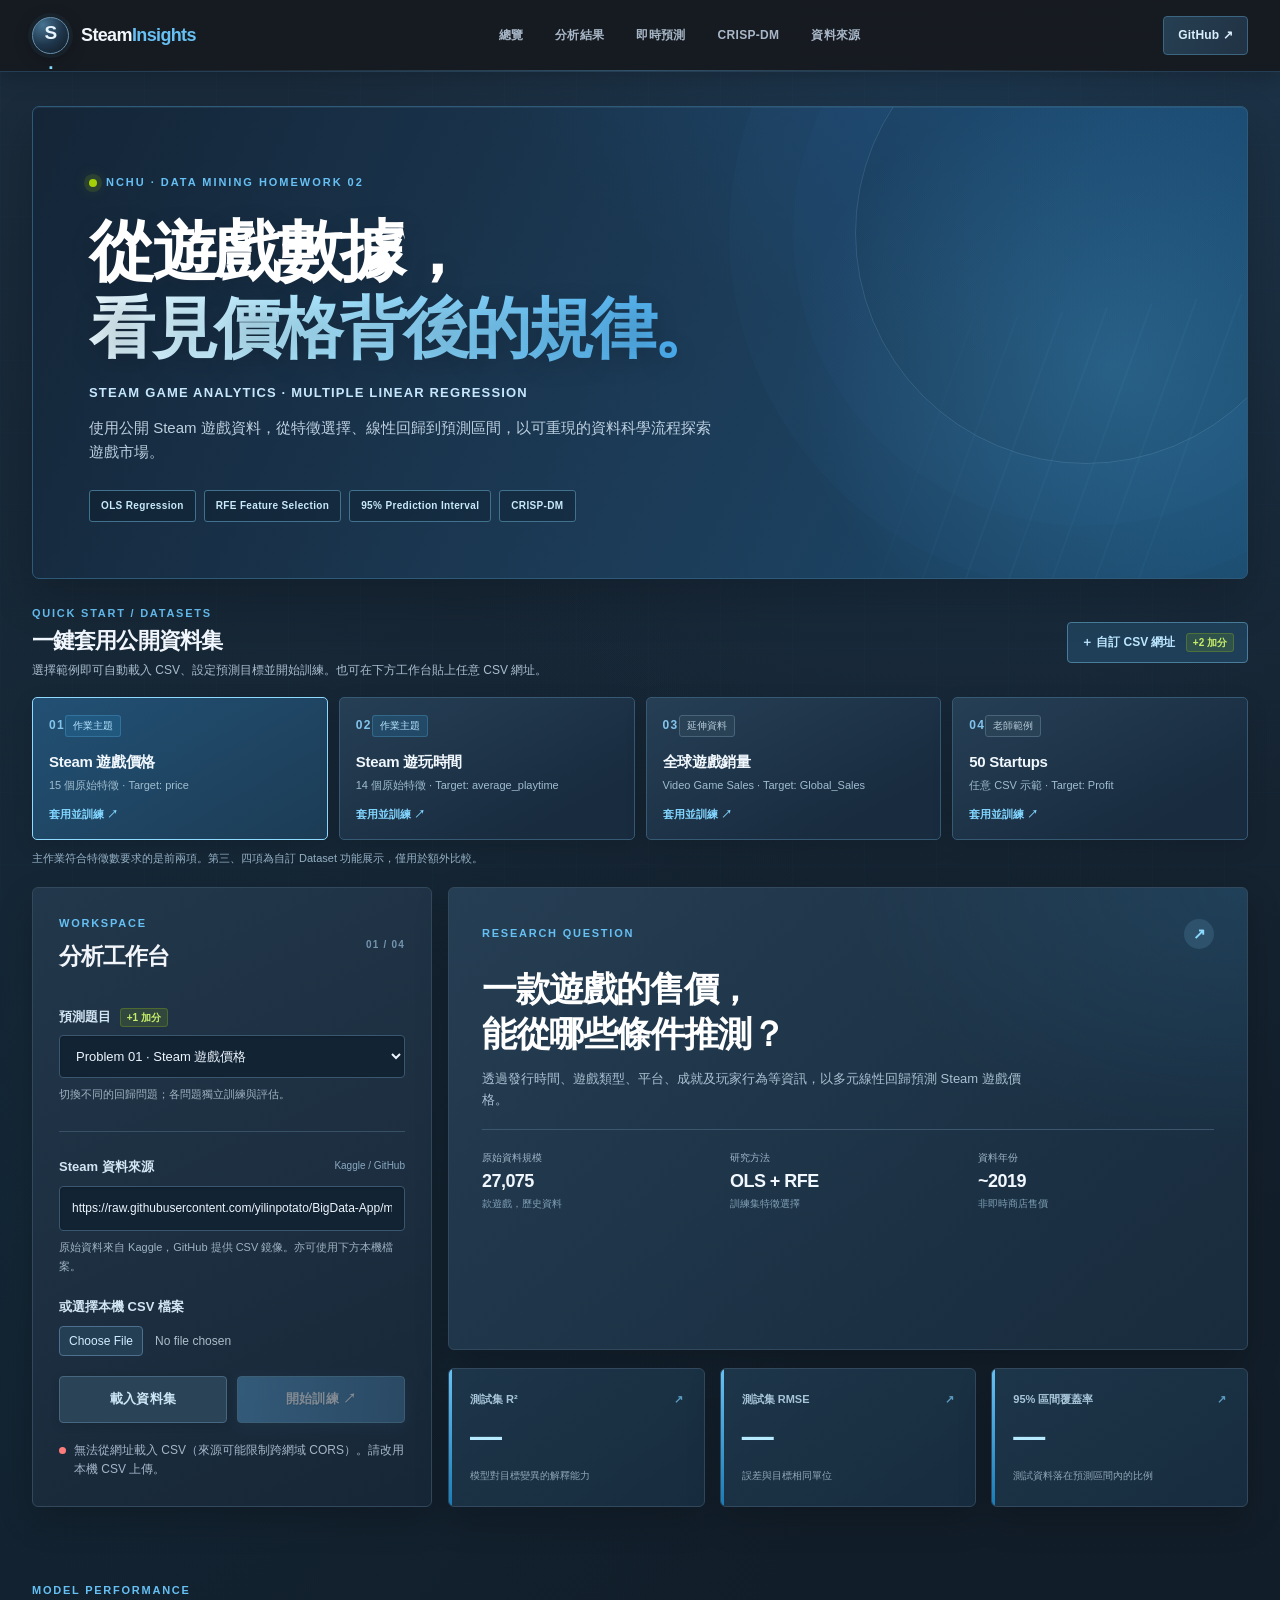
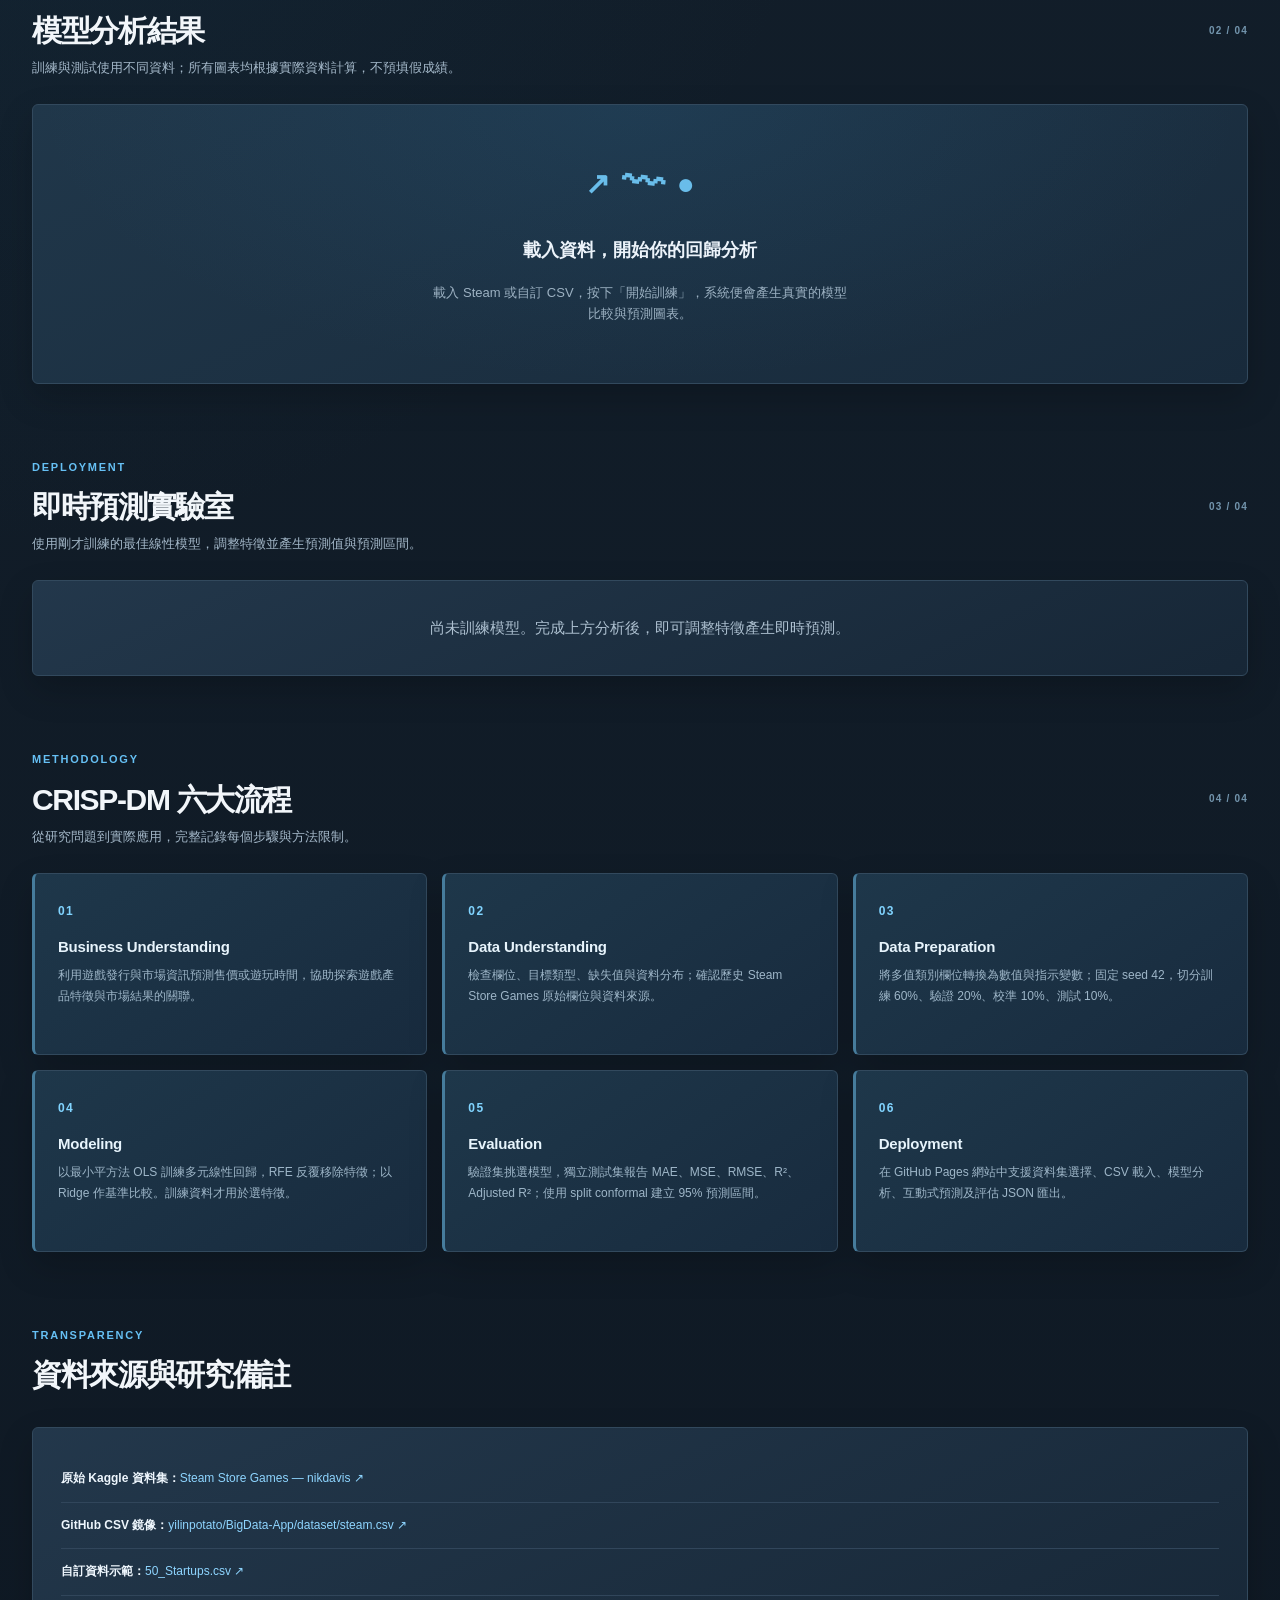
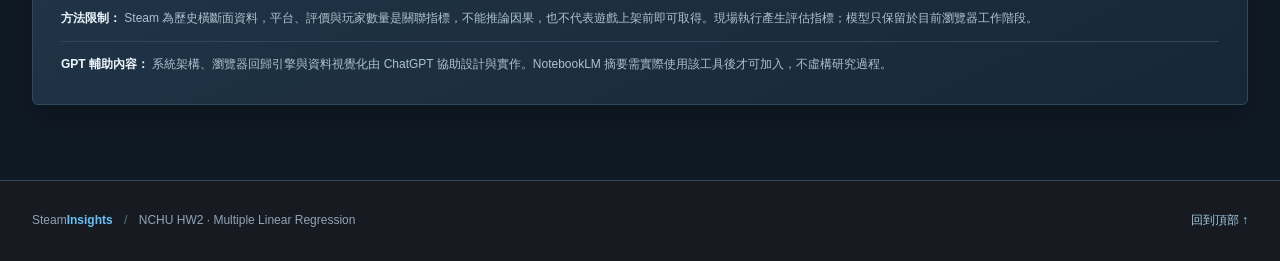
<file: hw2/index.html>
<!doctype html>
<html lang="zh-Hant">
<head>
  <meta charset="utf-8">
  <meta name="viewport" content="width=device-width, initial-scale=1">
  <meta name="theme-color" content="#171a21">
  <meta name="description" content="NCHU 資料探勘 HW2｜Steam 遊戲價格與遊玩時間多元線性回歸，RFE 特徵選擇、評估、95% 預測區間及自訂 CSV">
  <title>Steam Insights | Multiple Linear Regression · NCHU HW2</title>
  <link rel="stylesheet" href="style.css">
  <link rel="stylesheet" href="steam-theme.css?v=20261103-1">
  <script src="core.js?v=20261103-1" defer></script>
  <script src="app.js?v=20261103-1" defer></script>
</head>
<body>
  <header class="topbar">
    <div class="shell topbar-inner">
      <a href="#overview" class="brand" aria-label="Steam Insights 首頁"><span class="brand-mark">S<span class="brand-dot">.</span></span><span>Steam<span class="brand-strong">Insights</span></span></a>
      <nav class="desktop-nav" aria-label="頁面導覽">
        <a href="#overview">總覽</a><a href="#results">分析結果</a><a href="#predict">即時預測</a><a href="#crisp">CRISP-DM</a><a href="#references">資料來源</a>
      </nav>
      <a class="github-link" target="_blank" rel="noreferrer" href="https://github.com/qpple654321/AIoT-DIC2-MultipleLR/tree/main/hw2">GitHub <span aria-hidden="true">↗</span></a>
    </div>
  </header>
  <main class="shell" id="overview">
    <section class="hero">
      <div class="eyebrow"><span class="pulse"></span> NCHU · DATA MINING HOMEWORK 02</div>
      <h1>從遊戲數據，<br><span class="gradient-text">看見價格背後的規律。</span></h1>
      <p class="hero-sub">Steam Game Analytics · Multiple Linear Regression</p>
      <p class="hero-desc">使用公開 Steam 遊戲資料，從特徵選擇、線性回歸到預測區間，以可重現的資料科學流程探索遊戲市場。</p>
      <div class="hero-tags"><span>OLS Regression</span><span>RFE Feature Selection</span><span>95% Prediction Interval</span><span>CRISP-DM</span></div>
    </section>

    <section class="preset-launch" aria-label="常用資料集快速套用">
      <div class="preset-launch-head">
        <div><div class="section-kicker">QUICK START / DATASETS</div><h2>一鍵套用公開資料集</h2><p>選擇範例即可自動載入 CSV、設定預測目標並開始訓練。也可在下方工作台貼上任意 CSV 網址。</p></div>
        <button type="button" class="preset-custom-link" id="open-custom-data">＋ 自訂 CSV 網址 <span class="point-label">+2 加分</span></button>
      </div>
      <div class="preset-grid" role="group" aria-label="快速資料集選擇">
        <button type="button" class="preset-card" data-preset="steam-price" aria-pressed="false">
          <span class="preset-top"><span class="preset-no">01</span><span class="preset-chip">作業主題</span></span>
          <strong>Steam 遊戲價格</strong><small>15 個原始特徵 · Target: price</small><span class="preset-cta">套用並訓練 ↗</span>
        </button>
        <button type="button" class="preset-card" data-preset="steam-playtime" aria-pressed="false">
          <span class="preset-top"><span class="preset-no">02</span><span class="preset-chip">作業主題</span></span>
          <strong>Steam 遊玩時間</strong><small>14 個原始特徵 · Target: average_playtime</small><span class="preset-cta">套用並訓練 ↗</span>
        </button>
        <button type="button" class="preset-card" data-preset="game-sales" aria-pressed="false">
          <span class="preset-top"><span class="preset-no">03</span><span class="preset-chip preset-chip-muted">延伸資料</span></span>
          <strong>全球遊戲銷量</strong><small>Video Game Sales · Target: Global_Sales</small><span class="preset-cta">套用並訓練 ↗</span>
        </button>
        <button type="button" class="preset-card" data-preset="startups" aria-pressed="false">
          <span class="preset-top"><span class="preset-no">04</span><span class="preset-chip preset-chip-muted">老師範例</span></span>
          <strong>50 Startups</strong><small>任意 CSV 示範 · Target: Profit</small><span class="preset-cta">套用並訓練 ↗</span>
        </button>
      </div>
      <p class="preset-footnote">主作業符合特徵數要求的是前兩項。第三、四項為自訂 Dataset 功能展示，僅用於額外比較。</p>
    </section>

    <section class="workbench" aria-label="資料分析工作台">
      <aside class="panel controls-panel">
        <div class="panel-heading"><div><div class="section-kicker">WORKSPACE</div><h2>分析工作台</h2></div><span class="index-tag">01 / 04</span></div>
        <label for="problem-select" class="field-title">預測題目 <span class="point-label">+1 加分</span></label>
        <select id="problem-select" class="field">
          <option value="price">Problem 01 · Steam 遊戲價格</option>
          <option value="playtime">Problem 02 · Steam 平均遊玩時間</option>
          <option value="custom">自訂資料集 · CSV URL / 上傳</option>
        </select>
        <p class="help">切換不同的回歸問題；各問題獨立訓練與評估。</p>
        <div class="separator"></div>
        <div id="steam-settings">
          <div class="label-row"><label for="steam-url" class="field-title">Steam 資料來源</label><span class="mini-tag">Kaggle / GitHub</span></div>
          <input id="steam-url" class="field" type="url" spellcheck="false" value="https://raw.githubusercontent.com/yilinpotato/BigData-App/main/dataset/steam.csv" aria-describedby="steam-help">
          <p id="steam-help" class="help">原始資料來自 Kaggle，GitHub 提供 CSV 鏡像。亦可使用下方本機檔案。</p>
        </div>
        <div id="custom-settings" hidden>
          <label for="custom-url" class="field-title">自訂 CSV 連結 <span class="point-label">+2 加分</span></label>
          <input id="custom-url" class="field" type="url" value="https://raw.githubusercontent.com/Avik-Jain/100-Days-Of-ML-Code/master/datasets/50_Startups.csv" placeholder="https://raw.githubusercontent.com/.../data.csv" spellcheck="false">
          <p class="help">可自由貼上任何可公開存取的 CSV 網址，或上傳本機 CSV；遠端來源需允許跨網域存取（CORS）。</p>
          <label for="target-select" class="field-title">預測目標（Target）</label>
          <select id="target-select" class="field" disabled><option value="">請先載入 CSV</option></select>
          <p id="custom-warning" class="help warning-text" hidden></p>
        </div>
        <label class="field-title" for="upload-file">或選擇本機 CSV 檔案</label>
        <input class="file-input" id="upload-file" type="file" accept=".csv,text/csv" aria-label="上傳 CSV 檔案">
        <div class="actions"><button id="load-btn" class="button button-secondary" type="button">載入資料集</button><button id="train-btn" class="button button-primary" type="button" disabled>開始訓練 <span aria-hidden="true">↗</span></button></div>
        <div class="status" role="status" aria-live="polite"><span id="status-dot" class="status-dot"></span><span id="status-text">尚未載入資料集</span></div>
        <div class="data-info" id="data-info" hidden><div><span>資料列數</span><b id="data-rows">—</b></div><div><span>原始輸入特徵</span><b id="data-features">—</b></div><div><span>預測目標</span><b id="data-target">—</b></div><div><span>目標平均值</span><b id="data-mean">—</b></div><div><span>有缺失的欄位</span><b id="data-missing">—</b></div></div>
      </aside>

      <div class="analysis-intro">
        <div class="intro-card panel">
          <div class="intro-head"><div class="section-kicker">RESEARCH QUESTION</div><span class="circle-icon" aria-hidden="true">↗</span></div>
          <h2 id="problem-title">一款遊戲的售價，<br>能從哪些條件推測？</h2>
          <p id="problem-desc">透過發行時間、遊戲類型、平台、成就及玩家行為等資訊，以多元線性回歸預測 Steam 遊戲價格。</p>
          <div class="info-grid"><div><span>原始資料規模</span><strong>27,075</strong><small>款遊戲，歷史資料</small></div><div><span>研究方法</span><strong>OLS + RFE</strong><small>訓練集特徵選擇</small></div><div><span>資料年份</span><strong>~2019</strong><small>非即時商店售價</small></div></div>
        </div>
        <div class="metric-grid" id="metrics" aria-label="模型核心指標">
          <div class="panel metric"><div class="metric-label">測試集 R² <span>↗</span></div><strong id="metric-r2">—</strong><p>模型對目標變異的解釋能力</p></div>
          <div class="panel metric"><div class="metric-label">測試集 RMSE <span>↗</span></div><strong id="metric-rmse">—</strong><p id="rmse-unit">誤差與目標相同單位</p></div>
          <div class="panel metric"><div class="metric-label">95% 區間覆蓋率 <span>↗</span></div><strong id="metric-coverage">—</strong><p>測試資料落在預測區間內的比例</p></div>
        </div>
      </div>
    </section>

    <section class="section" id="results">
      <div class="section-header"><div><div class="section-kicker">MODEL PERFORMANCE</div><h2>模型分析結果</h2><p>訓練與測試使用不同資料；所有圖表均根據實際資料計算，不預填假成績。</p></div><span class="index-tag">02 / 04</span></div>
      <div id="empty-results" class="panel empty"><div class="empty-art"><span>↗</span><span>〰</span><span>●</span></div><h3>載入資料，開始你的回歸分析</h3><p>載入 Steam 或自訂 CSV，按下「開始訓練」，系統便會產生真實的模型比較與預測圖表。</p></div>
      <div id="results-content" hidden>
        <div id="result-alert" class="alert" hidden></div>
        <div class="chart-grid">
          <article class="panel chart-panel"><div class="chart-heading"><div><span class="chart-kicker">EVALUATION / 01</span><h3>實際值 vs. 預測值</h3></div><span class="chart-note">Test set</span></div><div id="scatter-chart" class="chart" role="img" aria-label="實際值與預測值散佈圖"></div><p class="chart-caption">越靠近虛線，代表預測越準確；顯示固定隨機種子抽樣。</p></article>
          <article class="panel chart-panel"><div class="chart-heading"><div><span class="chart-kicker">FEATURE SELECTION / 02</span><h3>驗證集 RMSE 與模型比較</h3></div><span class="chart-note">Validation RMSE</span></div><div id="selection-chart" class="chart" role="img" aria-label="不同特徵數量之驗證 R 平方圖"></div><p class="chart-caption">RMSE 越低越好。舊版 OLS 作為對照；Huber／Two-Stage 為驗證集延伸實驗，不參與正式 OLS 選模。</p></article>
          <article class="panel chart-panel"><div class="chart-heading"><div><span class="chart-kicker">UNCERTAINTY / 03</span><h3>95% 預測區間</h3></div><span class="chart-note">Split conformal</span></div><div id="interval-chart" class="chart" role="img" aria-label="95% 預測區間圖"></div><p class="chart-caption">使用獨立校準集估計區間半寬；實測覆蓋率不必恰為 95%。</p></article>
          <article class="panel chart-panel"><div class="chart-heading"><div><span class="chart-kicker">DIAGNOSTICS / 04</span><h3>殘差分布</h3></div><span class="chart-note">Residuals</span></div><div id="residual-chart" class="chart" role="img" aria-label="預測值和殘差散佈圖"></div><p class="chart-caption">觀察預測偏差、非線性與異質變異，不宣稱通過所有模型假設。</p></article>
        </div>
        <div class="panel table-panel"><div class="chart-heading"><div><span class="chart-kicker">EXPERIMENTS</span><h3>回歸模型與特徵選擇比較（Validation）</h3></div><button class="button button-outline button-small" id="export-btn">下載分析結果 JSON ↓</button></div><div class="table-wrap"><table><thead><tr><th>模型</th><th>特徵數</th><th>MAE</th><th>MSE</th><th>RMSE</th><th>R²</th><th>Adj. R²</th></tr></thead><tbody id="compare-body"></tbody></table></div><p class="chart-caption" id="model-explain"></p></div>
        <div class="panel table-panel research-diagnostics"><div class="chart-heading"><div><span class="chart-kicker">DATA QUALITY / ERROR ANALYSIS</span><h3>資料品質與模型改善診斷</h3></div><span class="chart-note">Train distribution / Test error bands</span></div><div id="diagnostics-content" aria-live="polite"></div><p class="chart-caption">模型改善優先比較 Validation；測試集僅用於最終評估。Huber 與 Two-Stage 是延伸實驗，並非目前正式 OLS 部署模型。</p></div>
        <div class="panel feature-panel"><div class="chart-heading"><div><span class="chart-kicker">INTERPRETABILITY</span><h3>主要特徵與係數</h3></div><span class="chart-note">標準化係數的絕對值</span></div><div id="feature-bars"></div><p class="chart-caption">顯示模型中的關聯程度，不等於因果效應。衍生特徵與原始欄位數請分開解讀。</p></div>
      </div>
    </section>

    <section class="section" id="predict">
      <div class="section-header"><div><div class="section-kicker">DEPLOYMENT</div><h2>即時預測實驗室</h2><p>使用剛才訓練的最佳線性模型，調整特徵並產生預測值與預測區間。</p></div><span class="index-tag">03 / 04</span></div>
      <div class="panel predict-card" id="predict-empty"><div class="empty-inline">尚未訓練模型。完成上方分析後，即可調整特徵產生即時預測。</div></div>
      <div class="predict-grid" id="predict-content" hidden><div class="panel"><div class="chart-heading"><div><span class="chart-kicker">YOUR SCENARIO</span><h3>特徵設定</h3></div><button id="reset-features" class="text-button">重設</button></div><p class="help">預設採用訓練集各欄位的中位數。請依需要修改後預測。</p><div id="predict-fields" class="predict-fields"></div><button id="predict-btn" class="button button-primary full-btn">計算預測結果 →</button></div><div class="panel prediction-output"><span class="chart-kicker">MODEL OUTPUT</span><p>模型預測值</p><strong id="predict-value">—</strong><span class="prediction-unit" id="predict-unit"></span><div class="interval-display"><span>95% 預測區間</span><b id="predict-range">—</b></div><p class="chart-caption" id="predict-note">本工具僅用於示範歷史資料上的統計預測，非即時售價建議。</p></div></div>
    </section>

    <section class="section" id="crisp"><div class="section-header"><div><div class="section-kicker">METHODOLOGY</div><h2>CRISP-DM 六大流程</h2><p>從研究問題到實際應用，完整記錄每個步驟與方法限制。</p></div><span class="index-tag">04 / 04</span></div><div class="crisp-grid">
      <article class="panel crisp-item"><span class="step-num">01</span><h3>Business Understanding</h3><p>利用遊戲發行與市場資訊預測售價或遊玩時間，協助探索遊戲產品特徵與市場結果的關聯。</p></article>
      <article class="panel crisp-item"><span class="step-num">02</span><h3>Data Understanding</h3><p>檢查欄位、目標類型、缺失值與資料分布；確認歷史 Steam Store Games 原始欄位與資料來源。</p></article>
      <article class="panel crisp-item"><span class="step-num">03</span><h3>Data Preparation</h3><p>將多值類別欄位轉換為數值與指示變數；固定 seed 42，切分訓練 60%、驗證 20%、校準 10%、測試 10%。</p></article>
      <article class="panel crisp-item"><span class="step-num">04</span><h3>Modeling</h3><p>以最小平方法 OLS 訓練多元線性回歸，RFE 反覆移除特徵；以 Ridge 作基準比較。訓練資料才用於選特徵。</p></article>
      <article class="panel crisp-item"><span class="step-num">05</span><h3>Evaluation</h3><p>驗證集挑選模型，獨立測試集報告 MAE、MSE、RMSE、R²、Adjusted R²；使用 split conformal 建立 95% 預測區間。</p></article>
      <article class="panel crisp-item"><span class="step-num">06</span><h3>Deployment</h3><p>在 GitHub Pages 網站中支援資料集選擇、CSV 載入、模型分析、互動式預測及評估 JSON 匯出。</p></article>
    </div></section>
    <section class="references section" id="references"><div class="section-header"><div><div class="section-kicker">TRANSPARENCY</div><h2>資料來源與研究備註</h2></div></div><div class="panel references-panel"><p><b>原始 Kaggle 資料集：</b><a target="_blank" rel="noreferrer" href="https://www.kaggle.com/datasets/nikdavis/steam-store-games">Steam Store Games — nikdavis ↗</a></p><p><b>GitHub CSV 鏡像：</b><a target="_blank" rel="noreferrer" href="https://github.com/yilinpotato/BigData-App/blob/main/dataset/steam.csv">yilinpotato/BigData-App/dataset/steam.csv ↗</a></p><p><b>自訂資料示範：</b><a target="_blank" rel="noreferrer" href="https://github.com/Avik-Jain/100-Days-Of-ML-Code/blob/master/datasets/50_Startups.csv">50_Startups.csv ↗</a></p><p><b>方法限制：</b> Steam 為歷史橫斷面資料，平台、評價與玩家數量是關聯指標，不能推論因果，也不代表遊戲上架前即可取得。現場執行產生評估指標；模型只保留於目前瀏覽器工作階段。</p><p><b>GPT 輔助內容：</b> 系統架構、瀏覽器回歸引擎與資料視覺化由 ChatGPT 協助設計與實作。NotebookLM 摘要需實際使用該工具後才可加入，不虛構研究過程。</p></div></section>
  </main>
  <footer class="footer"><div class="shell footer-inner"><div>Steam<span class="brand-strong">Insights</span> <span class="footer-divider">/</span> NCHU HW2 · Multiple Linear Regression</div><a href="#overview">回到頂部 ↑</a></div></footer>
</body>
</html>
</file>
<file: hw2/style.css>
:root{--page:#f6f8fc;--paper:#fff;--ink:#172438;--muted:#64748b;--line:#e4eaf2;--accent:#246a85;--accent2:#0e9a88;--soft:#eaf3f7;--shadow:0 7px 28px rgba(32,56,83,.035);font-family:Inter,-apple-system,BlinkMacSystemFont,"Segoe UI","Noto Sans TC",Arial,sans-serif;color:var(--ink)}*{box-sizing:border-box}html{scroll-behavior:smooth}body{margin:0;background:var(--page);font-size:15px;line-height:1.6}button,input,select{font:inherit}button{cursor:pointer}a{color:var(--accent);text-decoration:none}a:hover{text-decoration:underline}button:focus-visible,a:focus-visible,input:focus-visible,select:focus-visible{outline:3px solid #5da5b7;outline-offset:2px}[hidden]{display:none!important}.shell{width:min(1240px,calc(100% - 64px));margin:0 auto}.topbar{height:72px;background:rgba(255,255,255,.9);border-bottom:1px solid var(--line);position:sticky;top:0;z-index:20;backdrop-filter:blur(14px)}.topbar-inner{height:100%;display:flex;align-items:center;justify-content:space-between}.brand{display:flex;gap:11px;align-items:center;color:var(--ink);font-weight:550;font-size:18px;letter-spacing:-.03em}.brand:hover{text-decoration:none}.brand-mark{display:grid;place-items:center;color:#fff;font-weight:800;font-size:18px;background:var(--ink);width:34px;height:34px;border-radius:10px}.brand-dot{color:#7ce4cb}.brand-strong{font-weight:800}.desktop-nav{display:flex;gap:30px}.desktop-nav a{font-size:13px;font-weight:550;color:#5d6b7b}.desktop-nav a:hover{color:var(--accent)}.github-link{border:1px solid var(--line);padding:8px 14px;border-radius:10px;font-size:13px;font-weight:600;background:white;color:var(--ink)}.hero{padding:75px 0 56px}.eyebrow,.section-kicker{font-size:11px;letter-spacing:.14em;font-weight:800;color:var(--accent);text-transform:uppercase}.eyebrow{display:flex;align-items:center;gap:9px}.pulse{display:inline-block;border-radius:50%;width:7px;height:7px;background:#169b85;box-shadow:0 0 0 5px #d9f3ed}.hero h1{font-size:clamp(38px,5vw,66px);font-weight:800;letter-spacing:-.055em;line-height:1.13;margin:17px 0}.gradient-text{background:linear-gradient(90deg,#236585 0%,#0a9689 74%);-webkit-background-clip:text;background-clip:text;color:transparent}.hero-sub{font-size:16px;color:#334d63;font-weight:650;letter-spacing:.015em;margin:0 0 12px}.hero-desc{color:var(--muted);font-size:15px;max-width:650px;margin:0}.hero-tags{display:flex;gap:8px;flex-wrap:wrap;margin-top:24px}.hero-tags span{font-size:11px;font-weight:650;color:#486277;border:1px solid #dbe5ee;border-radius:30px;padding:5px 11px;background:#fff}.panel{background:var(--paper);border:1px solid var(--line);border-radius:18px;box-shadow:var(--shadow)}.workbench{display:grid;grid-template-columns:minmax(320px,400px) minmax(0,1fr);gap:19px;align-items:stretch}.controls-panel{padding:28px;display:flex;flex-direction:column;gap:0}.panel-heading{display:flex;justify-content:space-between;align-items:center;margin-bottom:22px}.panel-heading h2{font-size:23px;letter-spacing:-.04em;margin:5px 0 0}.index-tag{color:#9ca9b8;letter-spacing:.12em;font-size:11px;font-weight:750;white-space:nowrap}.field-title{display:block;color:#304359;font-size:13px;font-weight:750;margin:10px 0 8px}.point-label{background:#dff4ed;color:#087d6f;border-radius:5px;font-size:10px;padding:3px 6px;margin-left:5px;font-weight:800}.field{width:100%;border:1px solid #dce5ee;background:#fafdff;padding:12px 12px;border-radius:10px;color:#25344a;font-size:13px;min-width:0;outline:none}.field:focus{border-color:#4a9bb0;box-shadow:0 0 0 3px #e4f4f5}.field[type=url]{font-size:12px}.help{font-size:11px;color:#7a8999;line-height:1.7;margin:7px 0 12px}.warning-text{color:#a1641f}.separator{border-top:1px solid var(--line);margin:15px 0}.label-row{display:flex;align-items:center;justify-content:space-between}.mini-tag{font-size:10px;color:#6e8798}.file-input{font-size:12px;max-width:100%;color:#6a7a8a}.file-input::file-selector-button{border:1px solid #d6e2ea;background:#f2f6fa;border-radius:7px;padding:7px 9px;margin-right:12px;cursor:pointer}.actions{display:flex;gap:9px;margin-top:20px}.button{padding:12px 15px;border-radius:10px;border:1px solid transparent;font-weight:750;font-size:13px;transition:background .15s,transform .15s}.button:hover:not(:disabled){transform:translateY(-1px);text-decoration:none}.button:disabled{opacity:.45;cursor:not-allowed}.button-secondary{background:#f0f5f9;border-color:#dce6ed;color:#28475a}.button-primary{background:var(--accent);color:#fff}.button-primary:hover:not(:disabled){background:#17546c}.button-outline{background:white;border-color:#dce5ee;color:#3b5566}.button-small{padding:8px 10px;font-size:11px}.actions .button{flex:1}.status{display:flex;align-items:flex-start;gap:8px;margin-top:18px;font-size:12px;color:#78879a;min-height:22px}.status-dot{display:block;flex:0 0 auto;width:7px;height:7px;background:#a3afbd;border-radius:50%;margin-top:6px}.status.ok .status-dot{background:#16a085}.status.error .status-dot{background:#d75b5b}.status.busy .status-dot{background:#e5a83a;animation:blink 1s infinite}@keyframes blink{50%{opacity:.2}}.data-info{margin-top:15px;border-top:1px solid var(--line);padding-top:13px}.data-info>div{display:flex;justify-content:space-between;margin:7px 0;font-size:12px}.data-info span{color:var(--muted)}.data-info b{font-size:12px}.analysis-intro{display:flex;flex-direction:column;gap:18px;min-width:0}.intro-card{padding:31px 32px;flex:1;min-height:250px;background:radial-gradient(circle at 100% 0,rgba(223,245,240,.6),transparent 45%),#fff}.intro-head{display:flex;align-items:center;justify-content:space-between}.circle-icon{border-radius:50%;background:var(--soft);color:var(--accent);width:30px;height:30px;text-align:center;line-height:30px;font-weight:bold}.intro-card h2{font-size:clamp(24px,2.8vw,35px);line-height:1.27;letter-spacing:-.04em;margin:18px 0 12px}.intro-card>p{color:var(--muted);max-width:540px;font-size:13px;min-height:38px}.info-grid{border-top:1px solid var(--line);padding-top:20px;display:grid;grid-template-columns:repeat(3,1fr);gap:12px;margin-top:18px}.info-grid div{display:flex;flex-direction:column;gap:1px}.info-grid span{font-size:10px;color:var(--muted)}.info-grid strong{font-size:18px;letter-spacing:-.03em}.info-grid small{font-size:10px;color:#8c99a7}.metric-grid{display:grid;grid-template-columns:repeat(3,minmax(0,1fr));gap:16px}.metric{padding:22px 21px}.metric-label{display:flex;justify-content:space-between;font-size:11px;font-weight:700;color:#6a8194;min-height:20px}.metric-label span{color:#92afbb}.metric strong{font-size:clamp(23px,2.5vw,32px);line-height:1.6;letter-spacing:-.04em;display:block;color:#1d617b}.metric p{font-size:10px;color:#93a0af;margin:6px 0 0}.section{margin-top:82px;scroll-margin-top:110px}.section-header{display:flex;justify-content:space-between;align-items:center;margin-bottom:25px}.section-header h2{font-size:30px;letter-spacing:-.045em;margin:7px 0 3px}.section-header p{color:var(--muted);font-size:13px;margin:0}.empty{min-height:280px;display:flex;flex-direction:column;align-items:center;justify-content:center;text-align:center;padding:35px}.empty-art{display:flex;align-items:center;gap:12px;color:#6e9ca9;font-size:30px;font-weight:800;margin-bottom:14px}.empty-art span:nth-child(2){font-size:42px;transform:rotate(7deg)}.empty h3{font-size:18px;margin:5px}.empty p{font-size:13px;max-width:420px;color:var(--muted)}.chart-grid{display:grid;grid-template-columns:1fr 1fr;gap:18px}.chart-panel{min-width:0;padding:25px}.chart-heading{display:flex;align-items:flex-start;justify-content:space-between;gap:10px;margin-bottom:13px}.chart-kicker{font-size:10px;font-weight:800;letter-spacing:.1em;color:#8295a5}.chart-heading h3{font-size:17px;letter-spacing:-.025em;margin:5px 0 0}.chart-note{border:1px solid #e1e9ee;border-radius:20px;padding:3px 8px;color:#8292a1;font-size:10px;white-space:nowrap}.chart{width:100%;height:250px;min-height:250px}.chart svg{width:100%;height:100%}.chart-caption{font-size:11px;color:#8290a0;margin:11px 0 0;line-height:1.7}.table-panel,.feature-panel{padding:26px;margin-top:18px}.table-wrap{overflow-x:auto}table{width:100%;border-collapse:collapse;font-size:12px;white-space:nowrap}thead{background:#f4f7fa;color:#728296}th{font-size:10px;letter-spacing:.05em;text-transform:uppercase}th,td{text-align:left;padding:12px 14px;border-bottom:1px solid #ebf0f5}tbody tr.best{background:#eff8f6}tbody tr:last-child td{border-bottom:0}.feature-bars{display:grid;gap:11px}#feature-bars{display:grid;gap:10px;grid-template-columns:repeat(2,minmax(0,1fr))}.feature-item{display:grid;grid-template-columns:minmax(100px,1.2fr) minmax(80px,1fr) 65px;align-items:center;gap:10px;font-size:11px;color:#536476}.feature-item b{font-weight:600;overflow:hidden;text-overflow:ellipsis;white-space:nowrap}.bar-bg{background:#edf3f6;height:7px;border-radius:20px;overflow:hidden}.bar-fill{height:100%;border-radius:20px;background:linear-gradient(90deg,#4b87a1,#3cb2a1)}.feature-item small{text-align:right;color:#8094a4}.alert{padding:13px 16px;border:1px solid #f0d6a8;background:#fff8eb;color:#946528;font-size:12px;border-radius:10px;margin-bottom:15px}.predict-card{padding:35px;color:#8fa0ae;text-align:center}.predict-grid{display:grid;grid-template-columns:1.5fr 1fr;gap:18px}.predict-grid>.panel{padding:27px}.predict-fields{display:grid;grid-template-columns:repeat(2,minmax(0,1fr));gap:13px 16px;max-height:370px;overflow:auto;padding-right:5px}.feature-field label{font-size:11px;font-weight:650;color:#68798a;display:block;margin-bottom:5px;overflow:hidden;text-overflow:ellipsis;white-space:nowrap}.feature-field input{width:100%;padding:9px 11px;border:1px solid #dde6ef;border-radius:8px;font-size:12px;min-width:0}.full-btn{width:100%;margin-top:22px}.text-button{border:0;background:transparent;color:var(--accent);font-size:12px;font-weight:700}.prediction-output{display:flex;flex-direction:column;align-items:flex-start;min-height:240px}.prediction-output>p{color:#7e90a0;font-size:13px;margin:30px 0 0}.prediction-output>strong{font-size:clamp(40px,5vw,66px);font-weight:800;letter-spacing:-.06em;color:#1c6c84;line-height:1.3;overflow-wrap:anywhere}.prediction-unit{font-size:12px;color:#8092a0}.interval-display{width:100%;margin-top:24px;background:#eef7f7;border:1px solid #d9edeb;border-radius:12px;padding:16px}.interval-display span{font-size:11px;color:#658b94;display:block}.interval-display b{font-size:17px;color:#31596a;display:block;margin-top:4px}.crisp-grid{display:grid;grid-template-columns:repeat(3,minmax(0,1fr));gap:15px}.crisp-item{padding:24px;min-height:182px}.step-num{font-size:12px;color:#168b85;font-weight:850;letter-spacing:.12em}.crisp-item h3{font-size:15px;letter-spacing:-.015em;margin:13px 0 6px}.crisp-item p{font-size:12px;line-height:1.8;color:#738396;margin:0}.references-panel{padding:28px}.references-panel p{font-size:12px;color:#637487;border-bottom:1px solid var(--line);padding-bottom:12px;line-height:1.8}.references-panel p:last-child{border:0;padding-bottom:0;margin-bottom:0}.references-panel b{color:#33485b}.footer{margin-top:75px;border-top:1px solid var(--line);background:#fff}.footer-inner{min-height:80px;display:flex;align-items:center;justify-content:space-between;gap:15px;font-size:12px;color:#8493a3}.footer-divider{padding:0 8px;color:#d4dce4}.footer-inner a{font-size:12px;color:#667f8d}@media(max-width:1050px){.shell{width:min(100% - 38px,1240px)}.desktop-nav{gap:16px}.workbench{grid-template-columns:minmax(300px,360px) 1fr}.metric{padding:17px 13px}.metric strong{font-size:23px}.info-grid strong{font-size:15px}}@media(max-width:780px){.topbar{height:62px}.desktop-nav{display:none}.shell{width:calc(100% - 32px)}.hero{padding:50px 0 35px}.hero h1{font-size:40px}.workbench{grid-template-columns:1fr}.controls-panel{padding:23px}.chart-grid,.predict-grid{grid-template-columns:1fr}.crisp-grid{grid-template-columns:repeat(2,minmax(0,1fr))}.metric{padding:20px}.metric strong{font-size:clamp(21px,5vw,30px)}.section{margin-top:57px}.section-header h2{font-size:26px}#feature-bars{grid-template-columns:1fr}}@media(max-width:470px){.hero h1{font-size:33px}.hero-desc{font-size:13px}.metric-grid{gap:8px}.metric{padding:13px 11px;border-radius:12px}.metric-label{font-size:9px}.metric strong{font-size:20px}.metric p{font-size:9px}.intro-card{padding:24px}.info-grid{gap:5px}.info-grid strong{font-size:13px}.section-header{align-items:flex-start}.chart-panel,.table-panel,.feature-panel{padding:18px}.chart{height:215px;min-height:215px}.crisp-grid{grid-template-columns:1fr}.predict-fields{grid-template-columns:1fr}.github-link{font-size:11px;padding:7px 10px}.chart-heading h3{font-size:15px}.chart-note{font-size:9px}}
</file>
<file: hw2/steam-theme.css>
/*
 * Steam Insights / Steam-inspired dark UI
 * Original CSS interpretation of Steam's deep navy + glacier blue visual language.
 * Zero external fonts, assets, frameworks, or tracking.
 */
:root{
  color-scheme:dark;
  --page:#101923;
  --paper:#182737;
  --ink:#ecf3fa;
  --muted:#9cb0c1;
  --line:#31465b;
  --accent:#66c0f4;
  --accent2:#1a9fff;
  --soft:#223e55;
  --shadow:0 14px 34px rgba(0,0,0,.19);
  --steam-dark:#171a21;
  --steam-blue:#66c0f4;
}
html{scroll-padding-top:90px}
body{
  color:var(--ink);
  background:
    radial-gradient(ellipse 70% 35% at 75% 0%,rgba(34,77,112,.33),transparent 75%),
    radial-gradient(ellipse 75% 30% at 0% 35%,rgba(24,66,91,.22),transparent 90%),
    linear-gradient(180deg,#1b2c3d 0%,#121e2a 36%,#0f1924 100%);
}
body::before{
  content:"";position:fixed;inset:0;pointer-events:none;z-index:-1;opacity:.12;
  background-image:linear-gradient(to right,rgba(118,187,236,.14) 1px,transparent 1px),
                   linear-gradient(to bottom,rgba(118,187,236,.1) 1px,transparent 1px);
  background-size:72px 72px;
}
::selection{background:#66c0f4;color:#101923}
a{color:#8ed5ff}
a:hover{color:#ccedff}
button:focus-visible,a:focus-visible,input:focus-visible,select:focus-visible{
  outline:2px solid #9bd8ff;outline-offset:3px
}
button:disabled{filter:saturate(.5)}
.topbar{
  height:72px;background:rgba(23,26,33,.97);
  border-bottom:1px solid #263e54;
  box-shadow:0 3px 22px rgba(0,0,0,.26);
  backdrop-filter:blur(18px)
}
.topbar::after{content:"";position:absolute;left:0;right:0;bottom:0;height:1px;background:linear-gradient(90deg,transparent 8%,#66c0f455 50%,transparent 92%)}
.brand{gap:12px;color:#f1f6fa;font-size:18px;font-weight:600;letter-spacing:-.035em}
.brand:hover{color:#fff}
.brand-mark{
  width:37px;height:37px;border-radius:50%;color:#e9f5ff;
  border:1px solid #668faf;background:radial-gradient(circle at 28% 20%,#477391,#1e354a 54%,#101921);
  box-shadow:0 0 0 4px rgba(102,192,244,.055),0 4px 18px rgba(0,0,0,.28);
  font-size:19px;letter-spacing:-.04em
}
.brand-dot{color:#7fdcff}
.brand-strong{color:#66c0f4;font-weight:800}
.desktop-nav{align-self:stretch;align-items:center;gap:6px}
.desktop-nav a{
  color:#a7b7c7;font-size:12px;font-weight:700;letter-spacing:.025em;
  padding:11px 13px;border-radius:3px;transition:background .17s,color .17s
}
.desktop-nav a:hover{color:#fff;background:#2a4154;text-decoration:none}
.github-link{
  color:#d9effd;border:1px solid #3b6580;border-radius:4px;
  background:linear-gradient(110deg,#263f52,#213345);
  padding:9px 14px;font-size:12px;letter-spacing:.015em
}
.github-link:hover{color:#fff;background:#315875;text-decoration:none}
.hero{
  margin:34px 0 26px;position:relative;isolation:isolate;overflow:hidden;
  padding:67px 56px 56px;min-height:350px;
  border:1px solid #2d5a79;border-radius:7px;
  box-shadow:0 20px 45px rgba(0,0,0,.19),inset 0 1px rgba(189,222,247,.075);
  background:
    radial-gradient(ellipse 37% 85% at 89% 55%,rgba(78,169,223,.27),transparent 72%),
    radial-gradient(ellipse 65% 95% at 90% -20%,rgba(31,96,153,.4),transparent 80%),
    linear-gradient(115deg,#142537 0%,#1c3b57 54%,#1a4a6d 100%);
}
.hero::before{
  content:"";position:absolute;width:460px;height:460px;right:-70px;top:-105px;
  border:1px solid rgba(162,212,244,.16);border-radius:50%;
  box-shadow:0 0 0 62px rgba(85,174,227,.025),0 0 0 126px rgba(85,174,227,.025);
  pointer-events:none
}
.hero::after{
  content:"";position:absolute;right:3%;bottom:-80px;width:360px;height:350px;
  transform:skewX(-25deg) rotate(-6deg);opacity:.35;pointer-events:none;
  background:repeating-linear-gradient(90deg,transparent 0 19px,rgba(116,198,240,.13) 20px 21px,transparent 22px 43px);
  mask-image:linear-gradient(90deg,transparent,black 40%)
}
.hero>*{position:relative;z-index:1}
.eyebrow{color:#9ddcff;font-size:11px;letter-spacing:.18em}
.pulse{width:8px;height:8px;background:#a4d007;box-shadow:0 0 0 5px rgba(164,208,7,.13),0 0 16px rgba(164,208,7,.34)}
.hero h1{
  color:#fff;max-width:850px;font-size:clamp(39px,5.4vw,66px);
  letter-spacing:-.05em;line-height:1.17;margin:21px 0 16px;
  text-shadow:0 7px 25px rgba(0,0,0,.17)
}
.gradient-text{
  background:linear-gradient(105deg,#ecfaff 0%,#a9e6ff 36%,#66c0f4 75%,#40a5ec 100%);
  background-clip:text;-webkit-background-clip:text;color:transparent
}
.hero-sub{color:#c6e7fd;font-size:13px;letter-spacing:.09em;text-transform:uppercase}
.hero-desc{color:#bdd0e0;max-width:630px}
.hero-tags{margin-top:26px;gap:8px}
.hero-tags span{
  color:#c8e9fa;border:1px solid #42718d;border-radius:3px;
  background:rgba(12,27,41,.38);font-size:10px;font-weight:700;letter-spacing:.035em;
  padding:7px 11px
}
.panel{
  color:var(--ink);
  background:linear-gradient(155deg,rgba(35,56,76,.99),rgba(23,39,55,.99));
  border:1px solid #32495d;border-radius:6px;
  box-shadow:var(--shadow)
}
.workbench{gap:16px}
.controls-panel{padding:27px 26px}
.section-kicker,.eyebrow{color:#66c0f4}
.section-kicker{letter-spacing:.16em}
.panel-heading h2,.section-header h2{color:#f2f6fa}
.panel-heading h2{font-size:23px}
.index-tag{color:#7395ad;font-size:10px}
.field-title{color:#d2e6f4;font-weight:700}
.point-label{
  background:rgba(164,208,7,.13);border:1px solid rgba(164,208,7,.25);
  color:#c7ee6a;border-radius:3px;font-weight:800
}
.field,.feature-field input{
  color:#edf5fd;background:#122334;
  border:1px solid #3b5770;border-radius:4px;
  box-shadow:inset 0 1px 3px rgba(0,0,0,.18);
  transition:border-color .15s,box-shadow .15s
}
.field:hover,.feature-field input:hover{border-color:#5b809c}
.field:focus,.feature-field input:focus{
  border-color:#66c0f4;
  box-shadow:0 0 0 3px rgba(102,192,244,.15),inset 0 1px 3px rgba(0,0,0,.15)
}
.field option{background:#162b3d;color:#f2f8fc}
.field::placeholder,.feature-field input::placeholder{color:#7993a8}
.help{color:#9eb2c2}
.warning-text{color:#ffcd7d}
.separator{border-color:#385065}
.mini-tag{color:#8aaac1}
.file-input{color:#acbdca}
.file-input::file-selector-button{
  border:1px solid #4c708d;color:#d2edff;background:#243e53;
  border-radius:4px
}
.file-input::file-selector-button:hover{background:#315772}
.actions{gap:10px}
.button{border-radius:4px;letter-spacing:.015em;box-shadow:0 2px 10px rgba(0,0,0,.12)}
.button-primary{
  border-color:#38a6e7;color:#fff;
  background:linear-gradient(90deg,#1a9fff 0%,#1879c6 100%);
  box-shadow:0 4px 18px rgba(15,129,207,.22);
  text-shadow:0 1px 2px rgba(0,0,0,.16)
}
.button-primary:hover:not(:disabled){background:linear-gradient(90deg,#39bcff,#218ce5);box-shadow:0 5px 20px rgba(32,170,248,.27)}
.button-secondary{color:#cce6f6;background:#2b4357;border:1px solid #476781}
.button-secondary:hover:not(:disabled){background:#385b74}
.button-outline{background:#1b3144;border-color:#3c5a72;color:#cbe4f4}
.button-outline:hover:not(:disabled){background:#29465d}
.status{color:#a4b6c8}
.status-dot{background:#7990a3}
.status.ok .status-dot{background:#a4d007;box-shadow:0 0 10px rgba(164,208,7,.35)}
.status.error .status-dot{background:#ff7c7c}
.status.busy .status-dot{background:#66c0f4}
.data-info span{color:#96b0c4}
.data-info b{color:#e1f3ff}
.intro-card{
  padding:31px 33px;background:
    radial-gradient(ellipse 70% 80% at 100% 0,rgba(42,111,153,.23),transparent 70%),
    linear-gradient(140deg,#263e53,#1b3043 70%,#192c3d);
  min-height:252px
}
.circle-icon{background:#2f526c;color:#8bdaff}
.intro-card h2{color:#fff}
.intro-card>p{color:#aac1d3}
.info-grid{border-color:#3b566d}
.info-grid span{color:#9eb5c7}
.info-grid strong{color:#f0f7ff}
.info-grid small{color:#80a0b6}
.metric-grid{gap:15px}
.metric{
  position:relative;overflow:hidden;padding:22px 21px;
  background:linear-gradient(145deg,#1d3549 5%,#172c3e 100%)
}
.metric::before{content:"";position:absolute;left:0;top:0;bottom:0;width:3px;background:linear-gradient(#66c0f4,#187db8)}
.metric-label{color:#a7c4d8}
.metric-label span{color:#599dc1}
.metric strong{color:#b6eaff;letter-spacing:-.055em}
.metric p{color:#90a7b8}
.section{margin-top:75px}
.section-header h2{font-size:30px}
.section-header p{color:#a4b8c9}
.empty{background:radial-gradient(ellipse at 50% 0,rgba(44,110,154,.16),transparent 70%),linear-gradient(155deg,#20374a,#182a3b)}
.empty-art{color:#69bdea}
.empty p{color:#9db2c3}
.chart-grid{gap:16px}
.chart-panel,.table-panel,.feature-panel{background:linear-gradient(155deg,#1e3448,#182a3b)}
.chart-panel{padding:24px}
.chart-heading h3{color:#f1f7fd}
.chart-kicker{color:#66c0f4;font-size:10px}
.chart-note{
  color:#9bb9cb;background:#223b51;
  border:1px solid #3b5c74;border-radius:3px
}
.chart{border:1px solid #304b60;border-radius:3px;background:#152839}
.chart svg{display:block}
.chart svg>rect:first-child{fill:#152839}
.chart svg text{fill:#9eb6c8}
.chart svg line{stroke:#3a5268}
.chart svg line[stroke="#0e9a88"]{stroke:#79d2ff}
.chart svg circle[fill="#347b96"]{fill:#66c0f4;opacity:.5}
.chart svg circle[fill="#236a88"]{fill:#6bd1ff}
.chart svg circle[fill="#ed9a5c"]{fill:#ffbd84}
.chart svg rect[fill="#8caebc"]{fill:#426e8c}
.chart svg rect[fill="#0f9688"]{fill:#66c0f4}
.chart svg line[stroke="#8fbfca"]{stroke:#5ca3d0;opacity:.7}
.chart-caption{color:#99b0c2}
.table-panel,.feature-panel{margin-top:16px}
table{color:#d5e5f1}
thead{background:#132637;color:#9abbd1}
th{color:#9abbd1}
th,td{border-bottom:1px solid #355066}
tbody tr.best{background:rgba(71,135,172,.17)}
tbody tr:hover{background:rgba(92,156,194,.10)}
.feature-item{color:#b2cadb}
.feature-item small{color:#91bed8}
.bar-bg{background:#10283b}
.bar-fill{background:linear-gradient(90deg,#397ba8,#71cbf7)}
.alert{
  color:#fbd9a4;border:1px solid #795a33;border-radius:4px;
  background:#46351f
}
.predict-card{color:#adc0d0}
.predict-grid>.panel{background:linear-gradient(155deg,#20394e,#192c3e)}
.feature-field label{color:#abc2d3}
.prediction-output{
  background:radial-gradient(ellipse at 85% 10%,rgba(31,136,196,.23),transparent 58%),linear-gradient(145deg,#1c354a,#172a3a)!important
}
.prediction-output>p{color:#bdd3e2}
.prediction-output>strong{color:#9edfff;text-shadow:0 0 22px rgba(44,178,242,.12)}
.prediction-unit{color:#9cb3c4}
.interval-display{
  background:rgba(52,108,145,.17);border:1px solid #3e6e90;border-radius:4px
}
.interval-display span{color:#94c3e0}
.interval-display b{color:#e0f2ff}
.crisp-item{
  background:linear-gradient(145deg,#1e374a,#182b3e);
  border-left:3px solid #467c9c;padding:24px 23px
}
.crisp-item:hover{border-left-color:#66c0f4;background:linear-gradient(145deg,#244357,#1c3348)}
.step-num{color:#81d4ff}
.crisp-item h3{color:#e7f4fc}
.crisp-item p{color:#9eb6c8}
.references-panel p{color:#aec2d2}
.references-panel b{color:#eef6fd}
.references-panel a{overflow-wrap:anywhere}
.footer{
  border-top:1px solid #32495b;
  background:#171a21
}
.footer-inner{color:#91a4b6}
.footer-divider{color:#5d798e}
.footer-inner a{color:#a4cde9}
@media(max-width:1050px){
  .desktop-nav{gap:0}
  .desktop-nav a{padding:10px 8px}
}
@media(max-width:780px){
  .topbar{height:62px}
  .hero{padding:45px 31px 40px;min-height:0;margin:20px 0 21px}
  .hero h1{font-size:clamp(34px,6vw,48px)}
  .hero::before{right:-290px;opacity:.5}
  .hero::after{opacity:.14}
  .controls-panel{padding:24px}
  .intro-card{padding:26px}
  .section{margin-top:56px}
}
@media(max-width:470px){
  .hero{padding:34px 23px 32px}
  .hero h1{font-size:34px}
  .hero-sub{font-size:11px}
  .hero-tags span{font-size:9px;padding:5px 7px}
  .brand{font-size:16px}
  .brand-mark{width:33px;height:33px}
  .github-link{font-size:11px;padding:7px 9px}
  .metric-grid{grid-template-columns:repeat(3,minmax(0,1fr))}
  .metric{padding:13px 10px}
  .metric strong{font-size:clamp(17px,5vw,22px)}
  .metric-label{font-size:9px}
  .metric p{font-size:9px}
  .chart-panel,.table-panel,.feature-panel{padding:17px}
  .chart{height:215px;min-height:215px}
}
@media(prefers-reduced-motion:reduce){
  *,*::before,*::after{animation-duration:.01ms!important;transition-duration:.01ms!important;scroll-behavior:auto!important}
}
@media print{
  body{background:#fff;color:#172438}
  .topbar{position:static}
  .panel{break-inside:avoid}
}


/* ── One-click dataset presets ── */
.preset-launch{margin:0 0 20px}
.preset-launch-head{display:flex;align-items:end;justify-content:space-between;gap:20px;margin-bottom:17px}
.preset-launch-head h2{color:#f1f7fd;font-size:22px;letter-spacing:-.04em;line-height:1.2;margin:6px 0}
.preset-launch-head p{color:#a9bed0;font-size:12px;margin:0}
.preset-launch-label{font-size:10px;color:#8ccced;white-space:nowrap;letter-spacing:.13em}
.preset-grid{display:grid;grid-template-columns:repeat(4,minmax(0,1fr));gap:11px}
.preset-card{
  background:linear-gradient(152deg,#263f55,#182b3f 80%);
  color:#f0f7fd;text-align:left;display:flex;flex-direction:column;gap:4px;
  border:1px solid #365a74;border-radius:5px;min-width:0;min-height:137px;
  padding:17px 16px 15px;box-shadow:0 6px 21px rgba(0,0,0,.12);
  transition:background .16s,border-color .16s,transform .16s,box-shadow .16s
}
.preset-card:hover{
  border-color:#66c0f4;background:linear-gradient(152deg,#2d5370,#1b354b 85%);
  box-shadow:0 9px 25px rgba(0,0,0,.23);transform:translateY(-2px)
}
.preset-card.is-active{border-color:#8fdaff;background:linear-gradient(150deg,#225074,#1c3c55)}
.preset-card:focus-visible{outline:2px solid #a3e4ff;outline-offset:3px}
.preset-top{display:flex;justify-content:space-between;align-items:center;margin-bottom:9px}
.preset-no{color:#81c5ee;font-size:12px;font-weight:800;letter-spacing:.12em}
.preset-chip{color:#b6e4ff;background:rgba(38,139,199,.2);border:1px solid rgba(102,192,244,.25);padding:2px 7px;border-radius:3px;font-size:10px}
.preset-chip-muted{color:#b4c9d8;border-color:#496379;background:#294255}
.preset-card strong{font-size:15px;font-weight:750;letter-spacing:-.02em}
.preset-card small{color:#9fbdcf;font-size:11px;line-height:1.45;overflow-wrap:anywhere}
.preset-cta{margin-top:auto;padding-top:8px;font-size:11px;font-weight:750;color:#82d6ff}
.preset-card:hover .preset-cta{color:#c3edff}
.preset-footnote{font-size:11px;color:#94b0c5;line-height:1.6;margin:10px 0 0}
@media(max-width:940px){.preset-grid{grid-template-columns:repeat(2,minmax(0,1fr))}}
@media(max-width:470px){
 .preset-launch-head{align-items:flex-start;flex-direction:column;gap:4px}
 .preset-launch-label{display:none}
 .preset-grid{gap:9px}
 .preset-card{padding:13px 12px;min-height:132px}
 .preset-card strong{font-size:13px}
 .preset-card small{font-size:10px}
}

.preset-custom-link{
  white-space:nowrap;align-self:center;font-size:12px;font-weight:750;
  padding:10px 13px;color:#bde7ff;background:#1f3f58;
  border:1px solid #487e9b;border-radius:4px
}
.preset-custom-link:hover{background:#2c5c7d;color:white;border-color:#66c0f4}
.preset-custom-link .point-label{margin-left:7px}
@media(max-width:470px){.preset-custom-link{align-self:flex-start}}

/* 2026-11-03 — empirical model improvement diagnostics */
.research-diagnostics p{margin:0 0 15px;color:#a6bfd0;line-height:1.78;font-size:13px}
.research-diagnostics p b{color:#e6f4ff;font-weight:680}
.research-diagnostics .chart-caption{font-size:12px;color:#91b4c8}
.research-diagnostics .table-wrap{margin:16px 0 14px}
.research-diagnostics tbody td:first-child{font-weight:620}
.research-diagnostics #diagnostics-content{margin-top:17px}
</file>
